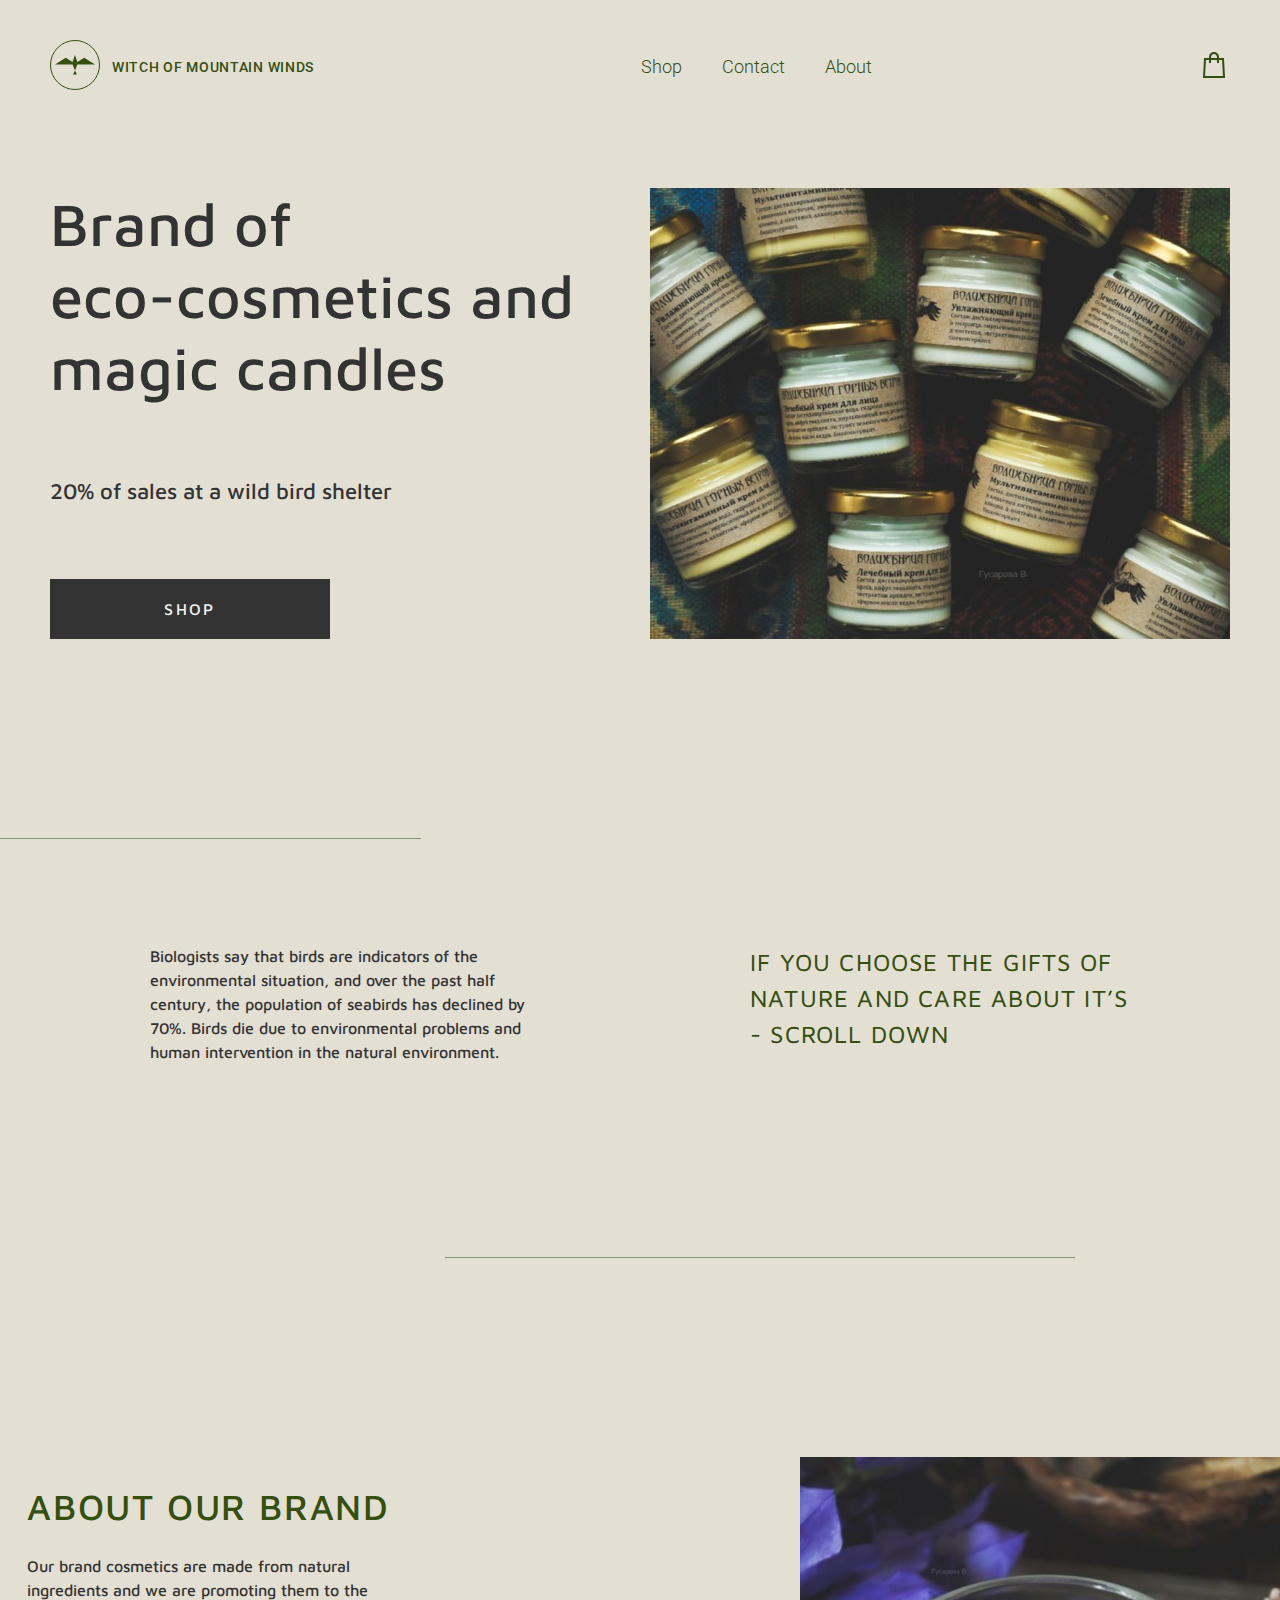
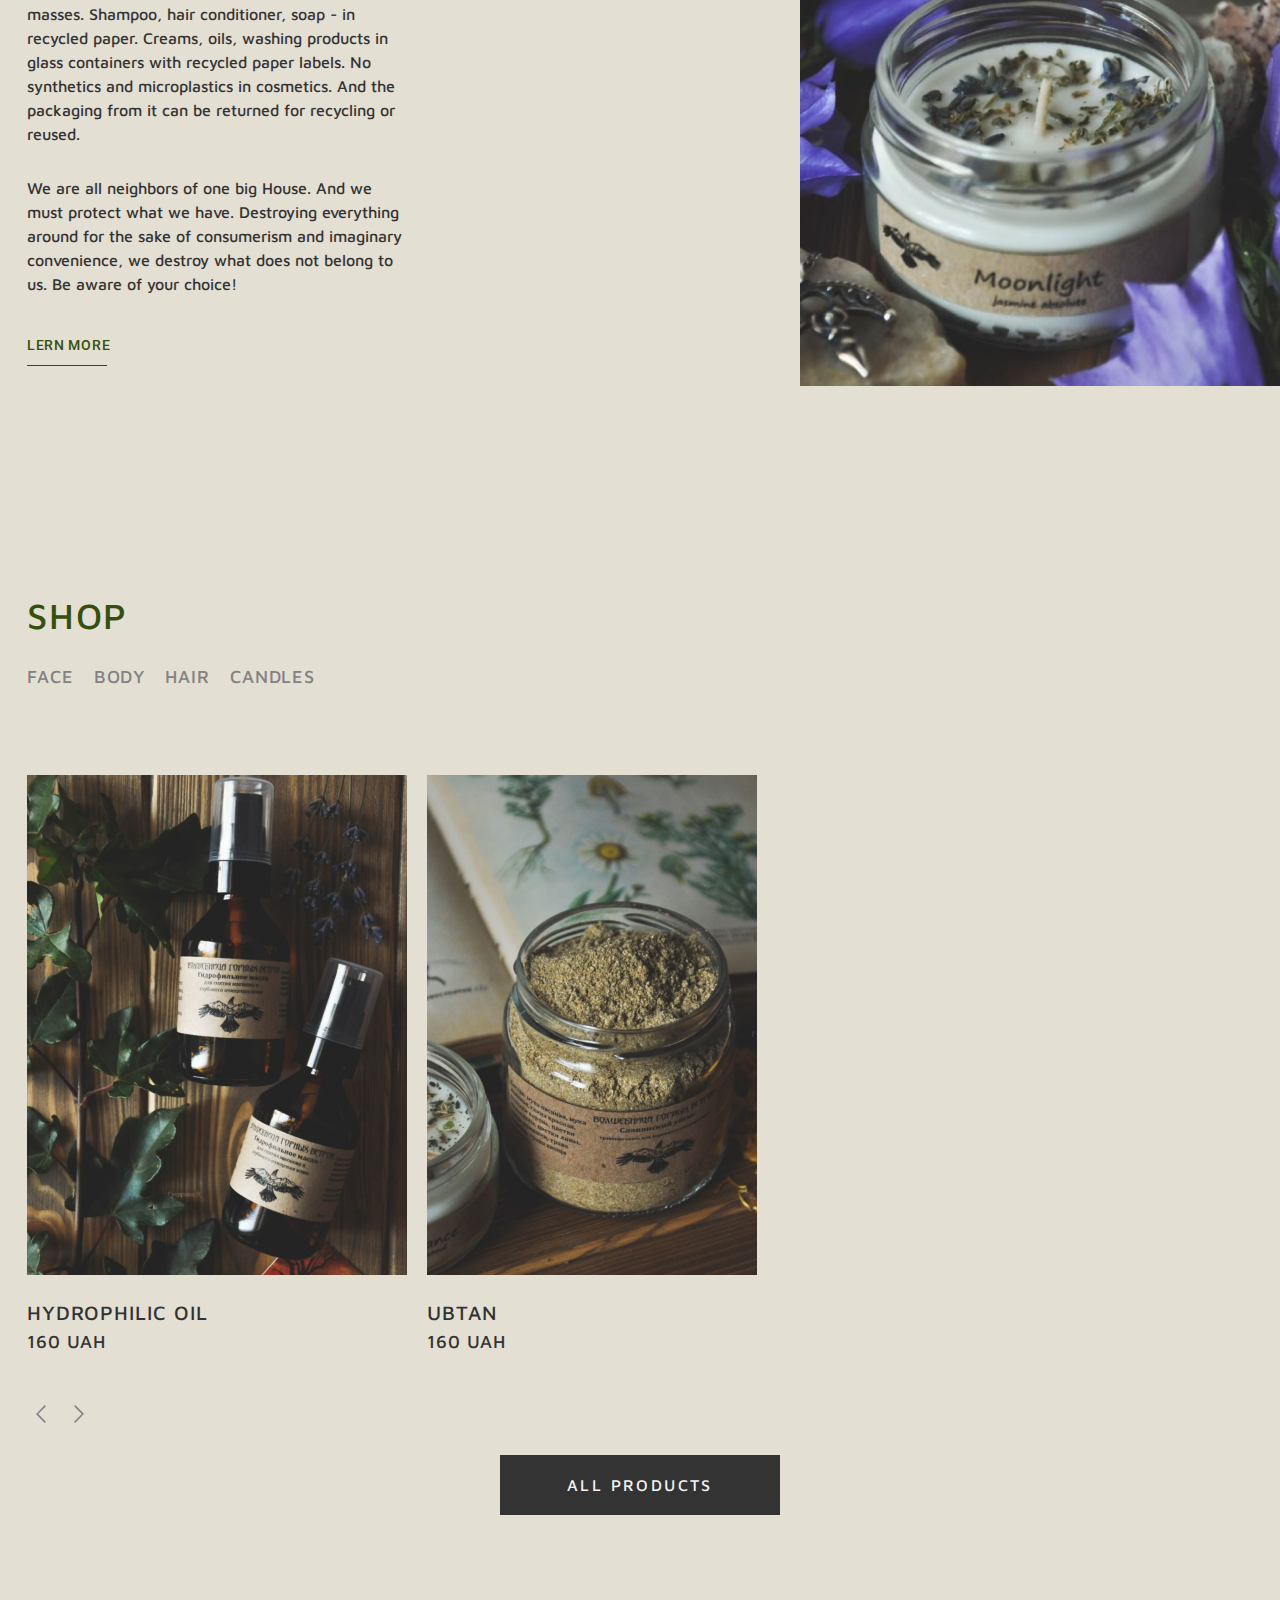
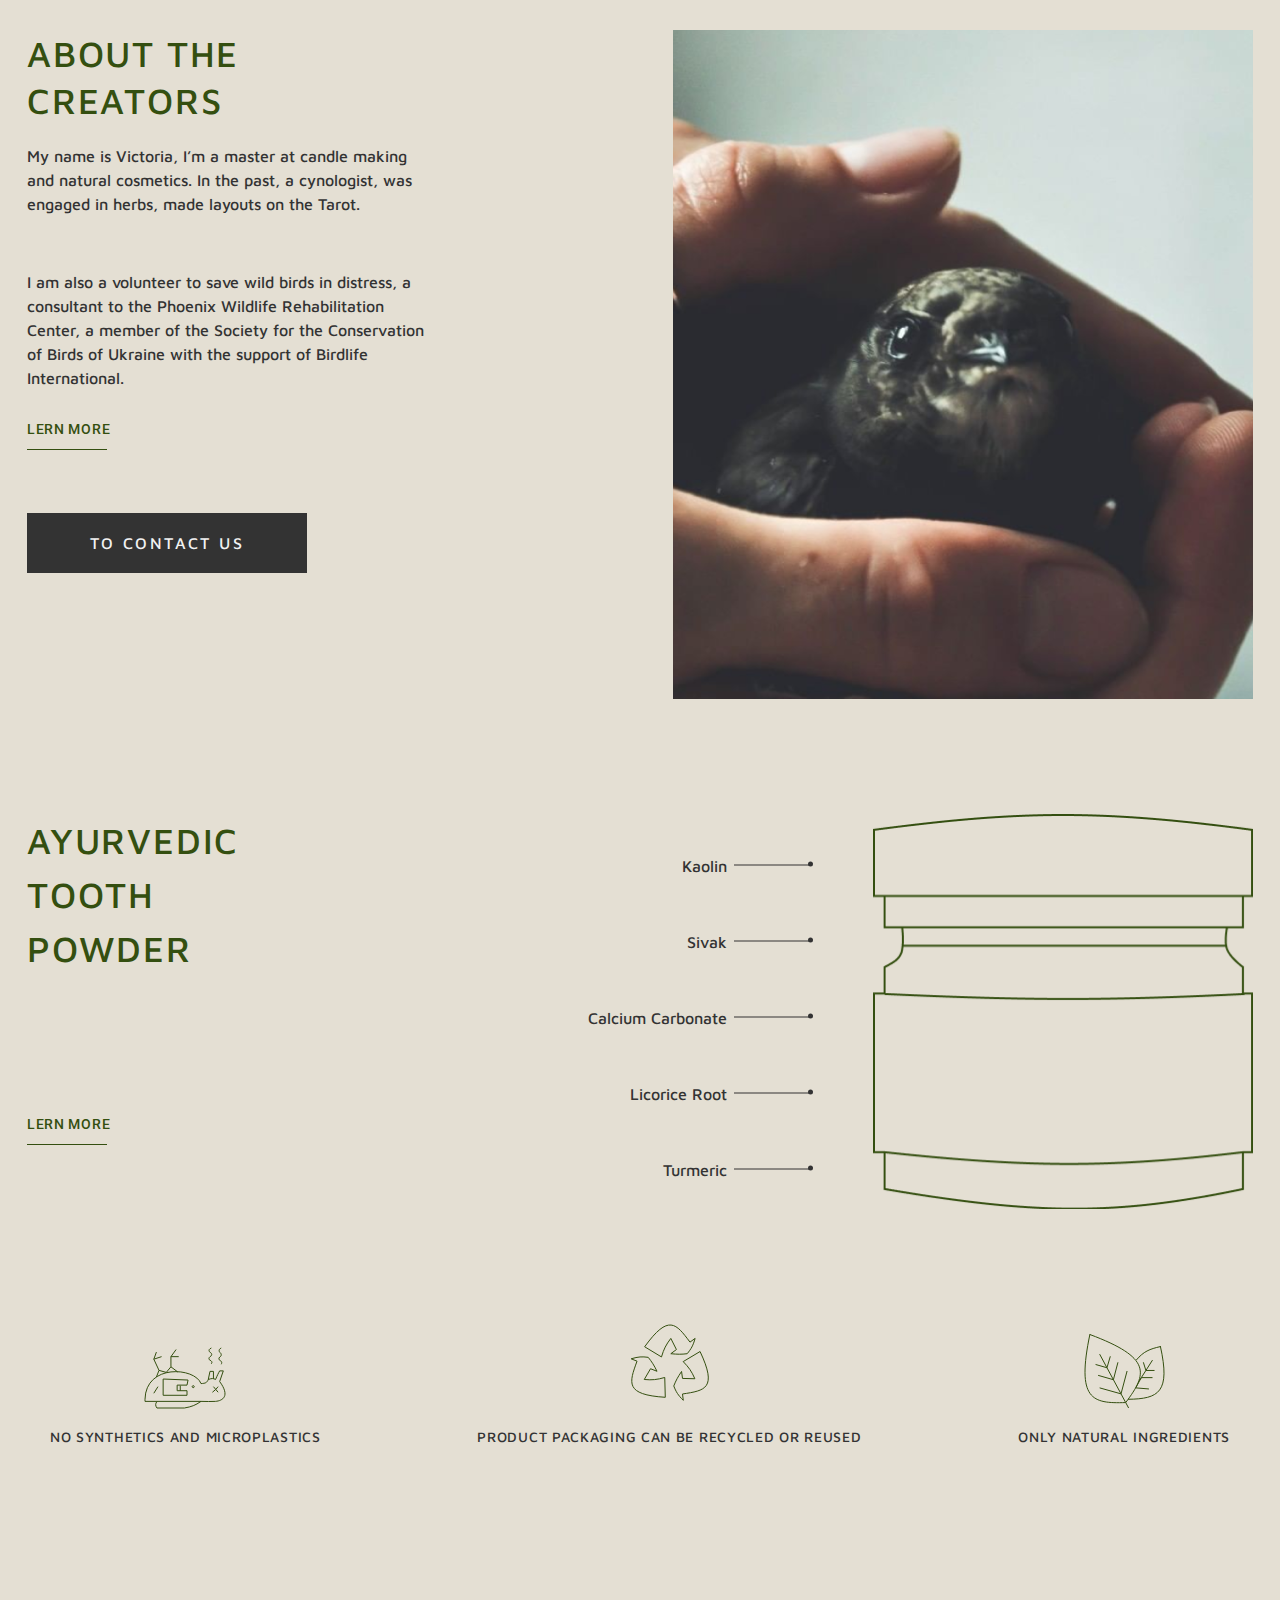
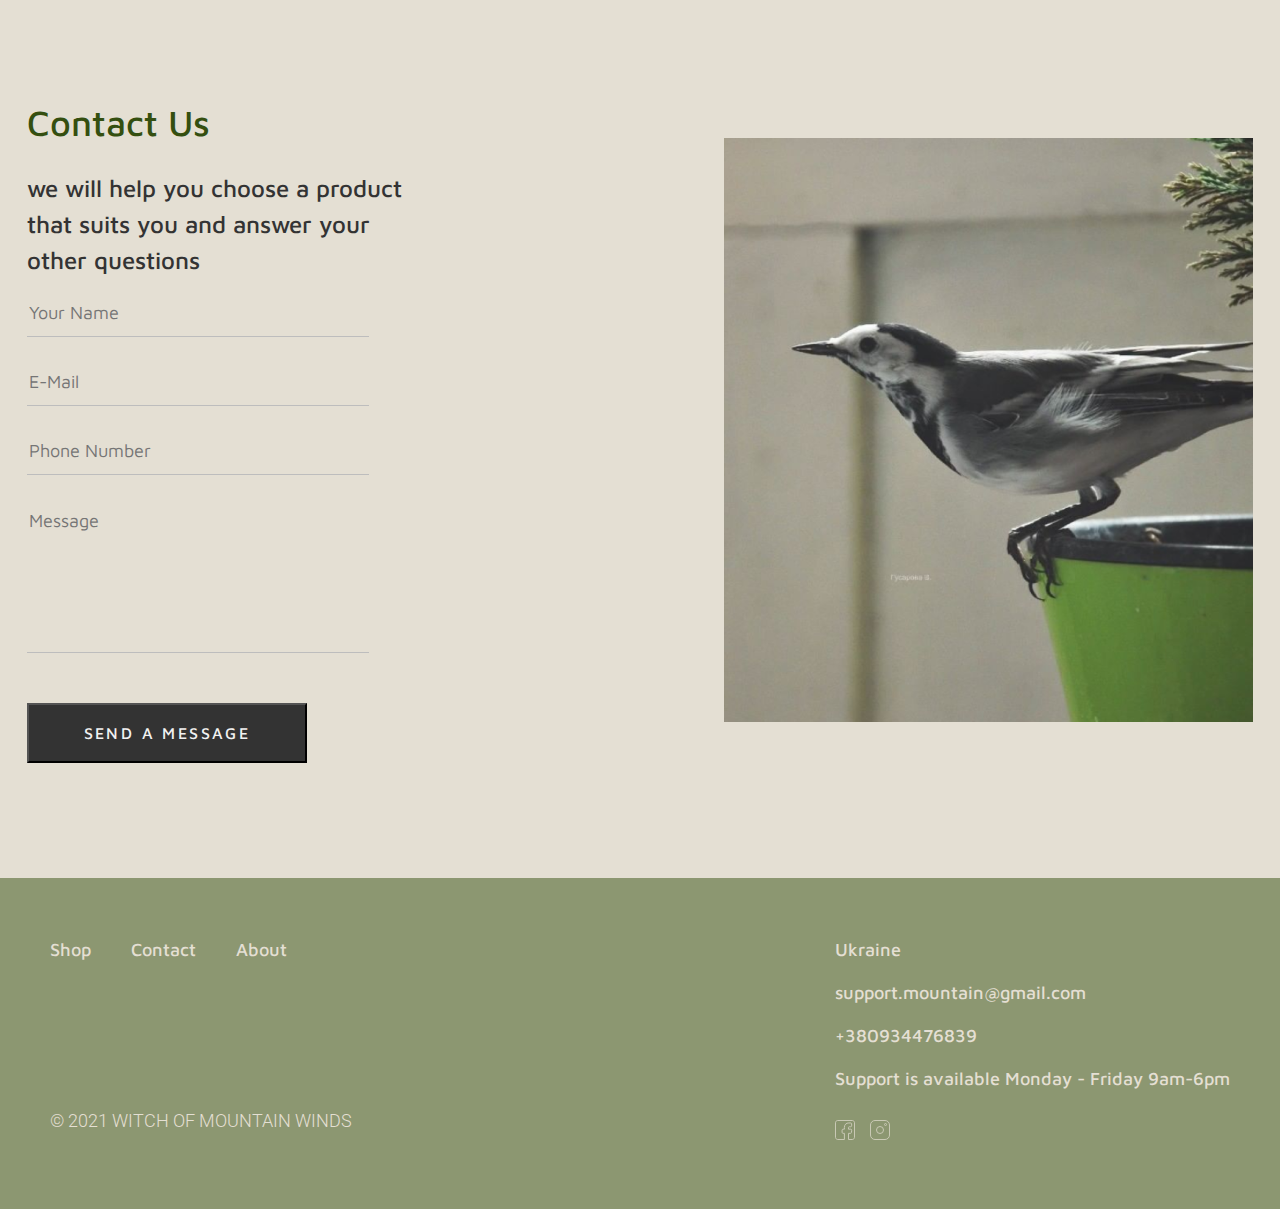
<file: index.html>
<!DOCTYPE html><html lang="en"><head><meta charset="UTF-8"><meta name="viewport" content="width=device-width, initial-scale=1.0"><title>Title</title><link rel="stylesheet" href="main.e0c156e1.css"></head><body>  <header class="header"> <div class="header__container"> <div class="header__menu"> <div href="#" class="header__burger"> </div> <div class="header__logo-wrap"> <a href="https://taras-hevko.github.io/Eco_cosmetics/"> <img src="header-logo.fbcb9152.svg" alt="logo" class="header__logo"> </a> <a href="https://taras-hevko.github.io/Eco_cosmetics/" class="header__logo-text"> witch of mountain winds </a> </div> <nav class="header__nav"> <a href="#shop" class="header__nav-link">Shop</a> <a href="#contact" class="header__nav-link">Contact</a> <a href="#about" class="header__nav-link">About</a> </nav> <a href="#shop" class="header__bag-link"> <img src="header-bag.ff2f4346.svg" alt="bag" class="header__bag"> </a> </div> <div class="header__body"> <div class="header__text"> <h1 class="header__title"> Brand of <br> eco-cosmetics and magic candles </h1> <p class="header__subtitle"> 20% of sales at a wild bird shelter </p> <div class="header__button-wrap"> <a href="#" class="header__button"> shop </a> </div> </div> <img src="header-p.b02b8611.png" alt="eco-cosmetics" class="header__photo"> </div> </div> </header> <main class="main">  <section class="hero"> <div class="hero__container"> <p class="hero__text"> Biologists say that birds are indicators of the environmental situation, and over the past half century, the population of seabirds has declined by 70%. Birds die due to environmental problems and human intervention in the natural environment. </p> <h2 class="hero__title"> if you choose the gifts of nature and care about it’s - scroll down </h2> </div> </section>  <section class="about" id="about"> <div class="about__container"> <p class="about__caption"> witch of mountain winds </p> <div class="about__wrap"> <div class="about__wrapping"> <div class="about__info"> <h2 class="about__title"> about our brand </h2> <p class="about__text"> Our brand cosmetics are made from natural ingredients and we are promoting them to the masses. Shampoo, hair conditioner, soap - in recycled paper. Creams, oils, washing products in glass containers with recycled paper labels. No synthetics and microplastics in cosmetics. And the packaging from it can be returned for recycling or reused. </p> <p class="about__subtext"> We are all neighbors of one big House. And we must protect what we have. Destroying everything around for the sake of consumerism and imaginary convenience, we destroy what does not belong to us. Be aware of your choice! </p> <a href="" class="about__link"> LERN MORE </a> </div> </div> <div class="about__wrapping-2"> <img src="about.fd4fc842.png" alt="moonlight" class="about__photo"> <img src="pre-about.99d431a9.png" alt="moonlight" class="about__pre-photo"> </div> </div> </div> </section>  <section class="shop" id="shop"> <div class="shop__container"> <p class="shop__caption"> shop </p> <h2 class="shop__title"> shop </h2> <ul class="shop__list"> <li class="shop__item"> <a href="" class="shop__item-link"> face </a> </li> <li class="shop__item"> <a href="" class="shop__item-link"> body </a> </li> <li class="shop__item"> <a href="" class="shop__item-link"> hair </a> </li> <li class="shop__item"> <a href="" class="shop__item-link"> candles </a> </li> </ul> <ul class="shop__cards"> <li class="shop__card"> <img src="shop-card-1.c0f5e13c.png" alt="Hydrophilic oil" class="shop__card-photo"> <h3 class="shop__card-name"> Hydrophilic oil </h3> <p class="shop__card-price"> 160 UAH </p> </li> <li class="shop__card shop__card--delete"> <img src="shop-card-2.2e58d43e.png" alt="Face cream" class="shop__card-photo"> <h3 class="shop__card-name"> Face cream </h3> <p class="shop__card-price"> 210 UAH </p> </li> <li class="shop__card shop__card--delete-2"> <img src="shop-card-3.85718c9c.png" alt="Ubtan" class="shop__card-photo"> <h3 class="shop__card-name"> ubtan </h3> <p class="shop__card-price"> 160 UAH </p> </li> </ul> <div class="shop__slider-wrap"> <div class="shop__slider"> </div> <div class="shop__slider-2"> </div> </div> <div class="shop__button"> <a href="#" class="shop__link"> all products </a> </div> </div> </section>  <section class="creators"> <div class="creators__container"> <p class="creators__caption"> about the creators </p> <div class="creators__article"> <h2 class="creators__title"> about the <br> creators </h2> <p class="creators__introduction"> My name is Victoria, I’m a master at candle making and natural cosmetics. In the past, a cynologist, was engaged in herbs, made layouts on the Tarot. </p> <p class="creators__main"> I am also a volunteer to save wild birds in distress, a consultant to the Phoenix Wildlife Rehabilitation Center, a member of the Society for the Conservation of Birds of Ukraine with the support of Birdlife International. </p> <p class="creators__end"> My husband and I live in the Carpathian region in the city of Chernivtsi. I dream of my center for the rehabilitation of wild birds, as it is very difficult to rescue birds in a rented communal apartment. </p> <a href="#" class="creators__link"> Lern More </a> <div class="creators__button-wrap"> <a href="#" class="creators__button"> to contact us </a> </div> </div> <img src="creators-photo.bfc9289d.png" alt="bird" class="creators__photo"> </div> </section>  <section class="ingredients"> <div class="ingredients__container"> <p class="ingredients__caption"> Ingredients </p> <div class="ingredients__article"> <h2 class="ingredients__title"> Ayurvedic Tooth <br> Powder </h2> <a href="#" class="ingredients__link"> Lern More </a> </div> <div class="ingredients__description"> <img src="Union.9d4a218e.png" alt="icon" class="ingredients__photo"> <ul class="ingredients__list"> <li class="ingredients__item">kaolin</li> <li class="ingredients__item">sivak</li> <li class="ingredients__item">calcium carbonate</li> <li class="ingredients__item">licorice root</li> <li class="ingredients__item">turmeric</li> </ul> </div> </div> </section>  <section class="eco"> <div class="eco__container"> <ul class="eco__list"> <li class="eco__item"> <img src="eco-1.598b330d.svg" alt="microplastics" class="eco__icon"> <p class="eco__text"> No synthetics and microplastics </p> </li> <li class="eco__item"> <img src="eco-2.3aed7b60.svg" alt="product packaging" class="eco__icon eco__icon--2"> <p class="eco__text"> product packaging can be recycled or reused </p> </li> <li class="eco__item"> <img src="eco-3.39d3bb9b.svg" alt="leaf" class="eco__icon eco__icon--3"> <p class="eco__text"> only natural ingredients </p> </li> </ul> </div> </section>  <section class="contact" id="contact"> <div class="contact__container"> <p class="contact__caption"> help </p> <form action="#" class="contact__form"> <h2 class="contact__title"> contact us </h2> <p class="contact__subtitle"> we will help you choose a product that suits you and answer your other questions </p> <div class="contact__inputs-wrap"> <input type="text" class="contact__input" placeholder="your name"> <input type="email" class="contact__input" placeholder="e-mail"> <input type="tel" class="contact__input" placeholder="phone number"> <textarea type="text" name="name" placeholder="Message" class="contact__input-message" required rows="5"></textarea> </div> <button type="reset" class="contact__button"> send a message </button> </form> <img src="contact-img.6355aedc.png" alt="bird" class="contact__photo"> </div> </section> </main>  <footer class="footer"> <div class="footer__container"> <div class="footer__nav-wrap"> <nav class="footer__nav"> <a href="#shop" class="footer__nav-link"> Shop </a> <a href="#contact" class="footer__nav-link"> Contact </a> <a href="#about" class="footer__nav-link"> About </a> </nav> <p class="footer__copyright"> &copy 2021 witch of mountain winds </p> </div> <div class="footer__info"> <a href="https://www.google.com.ua/maps/place/%D0%A3%D0%BA%D1%80%D0%B0%D0%B8%D0%BD%D0%B0/@48.3177492,28.9367736,7z/data=!3m1!4b1!4m5!3m4!1s0x40d1d9c154700e8f:0x1068488f64010!8m2!3d48.379433!4d31.1655799?hl=ru" class="footer__info-item" rel="noopener" target="_blank"> Ukraine </a> <a href="mailto:support.mountain@gmail.com" class="footer__info-item"> support.mountain@gmail.com </a> <a href="tel:+380934476839" class="footer__info-item"> +380934476839 </a> <a href="#" class="footer__info-item"> Support is available Monday - Friday 9am-6pm </a> <div class="footer__icon-wrap"> <a href="https://www.facebook.com/" class="footer__icon-link" rel="noopener" target="_blank"> <img src="facebook.97da6f41.svg" alt="icon" class="footer__icon"> </a> <a href="https://www.instagram.com/" class="footer__icon-link" rel="noopener" target="_blank"> <img src="instagram.57141b33.svg" alt="icon" class="footer__icon"> </a> </div> </div> </div> </footer> <script type="text/javascript" src="main.0ae17d51.js"></script> </body></html>
</file>
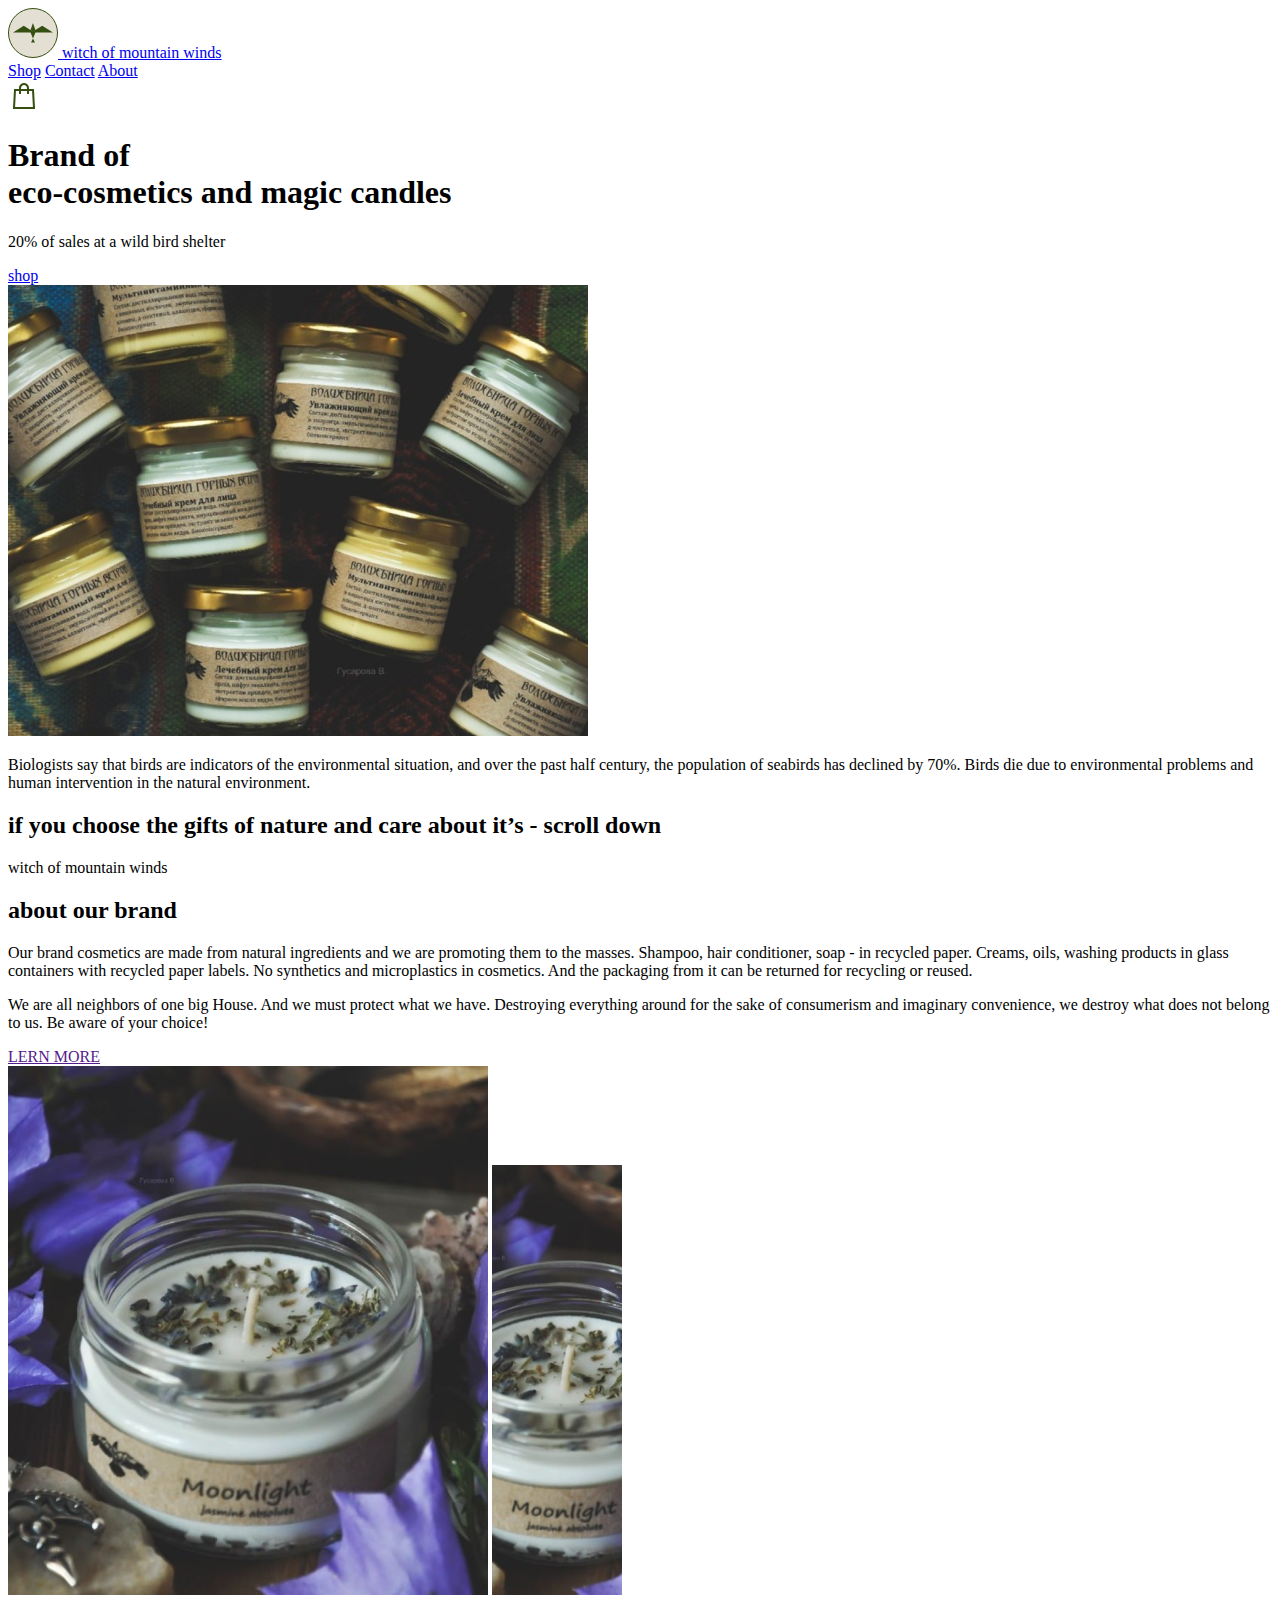
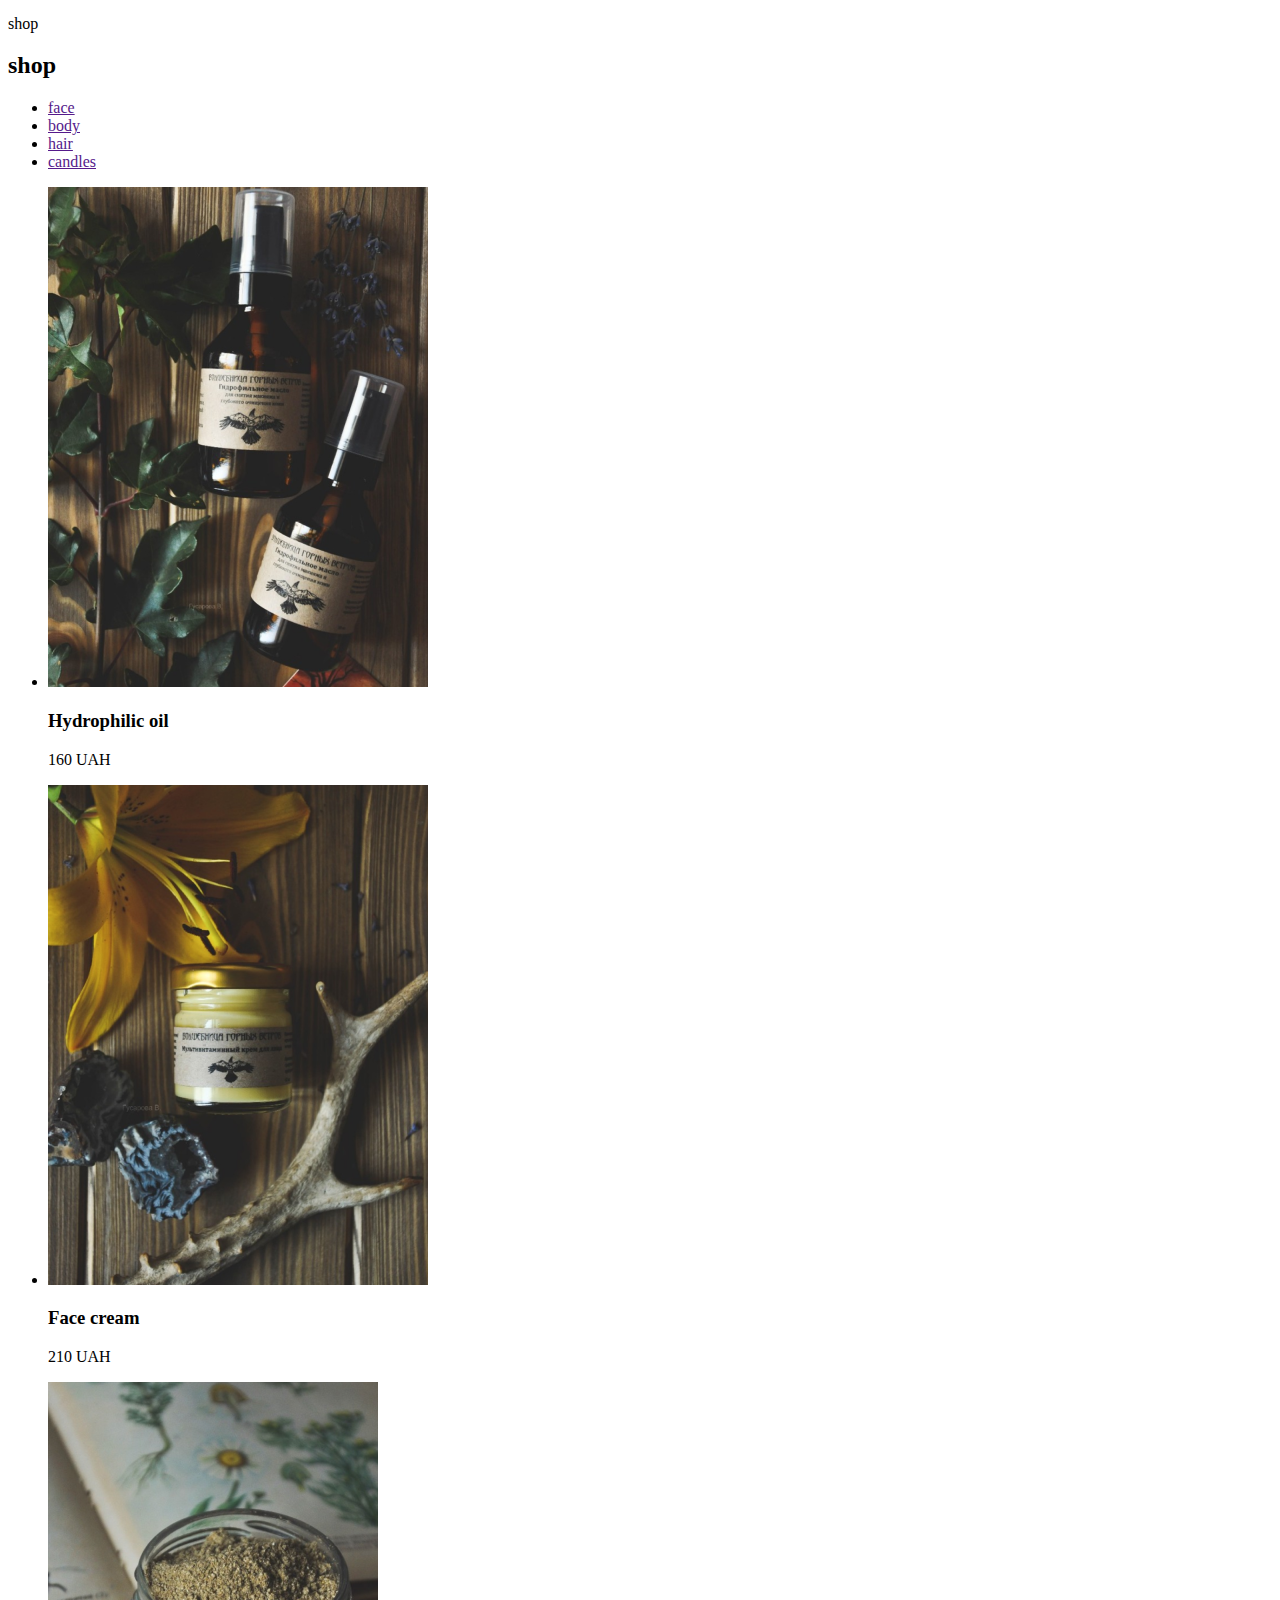
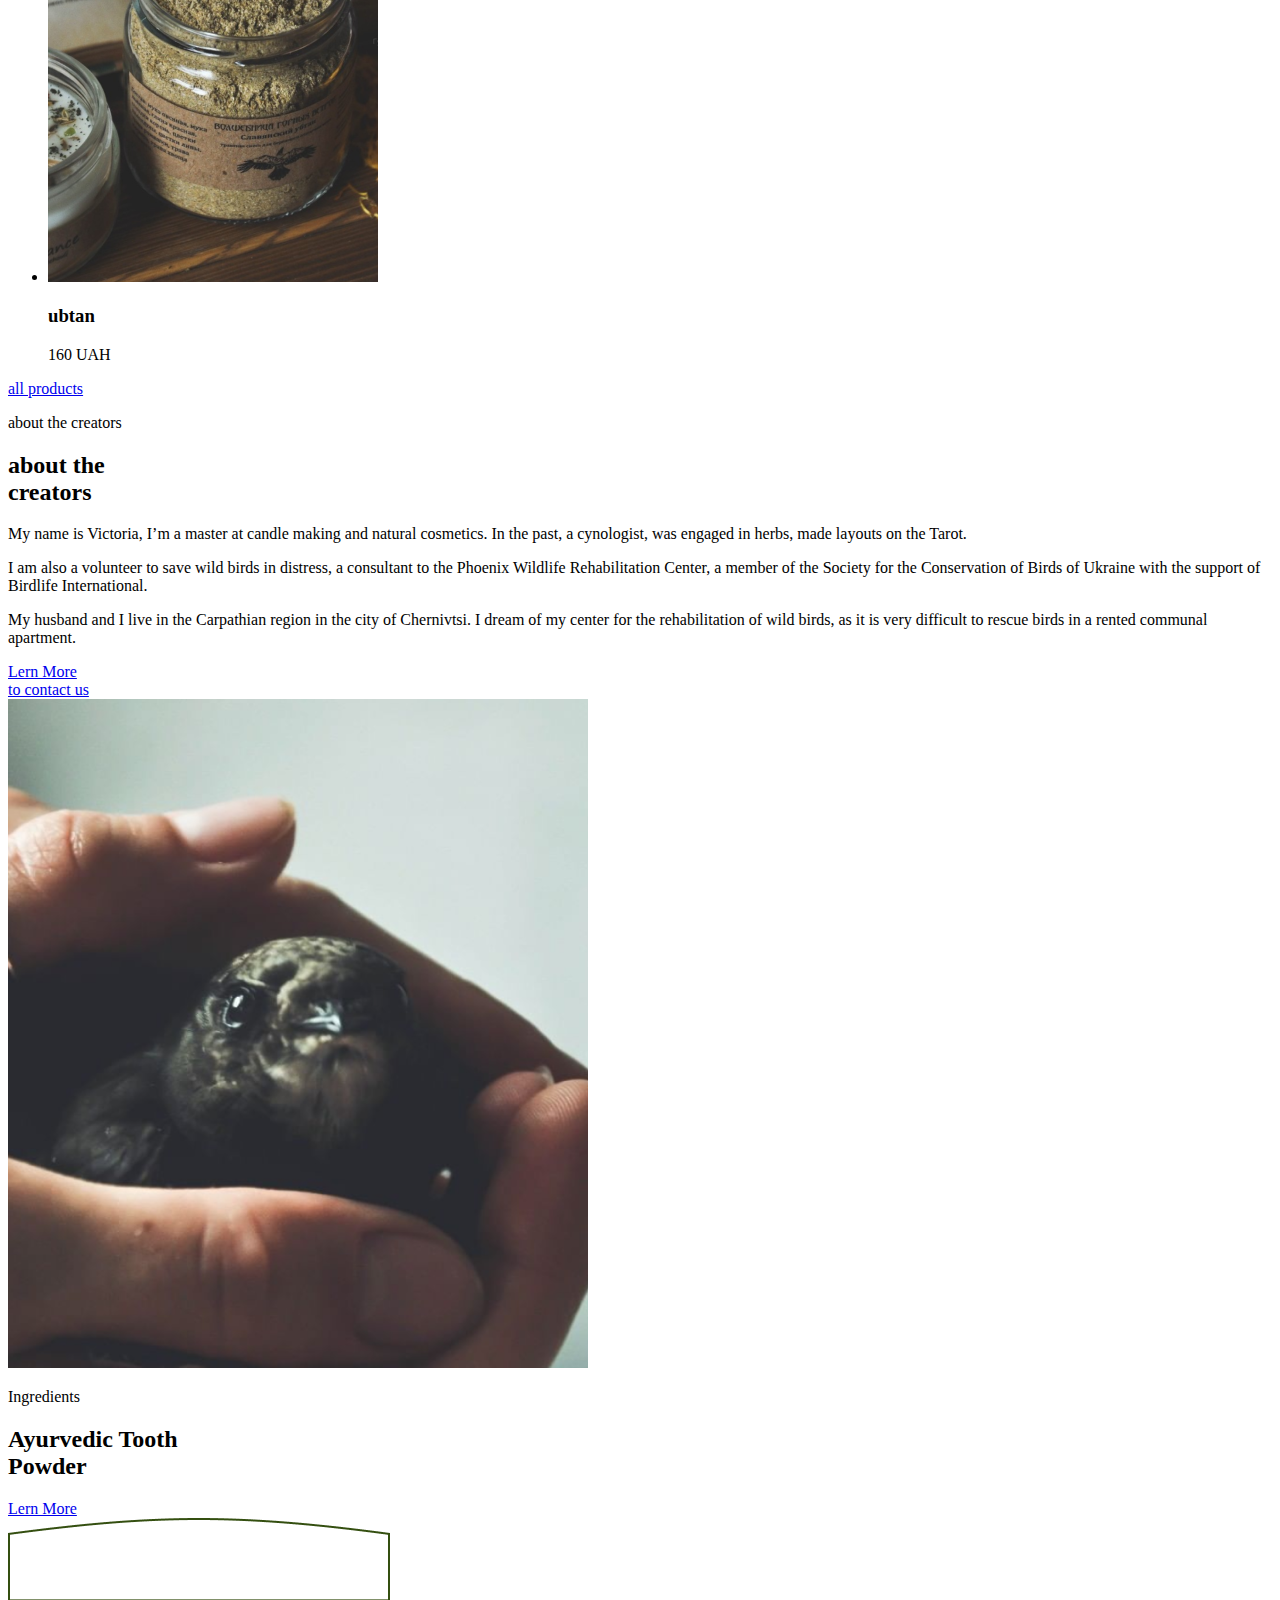
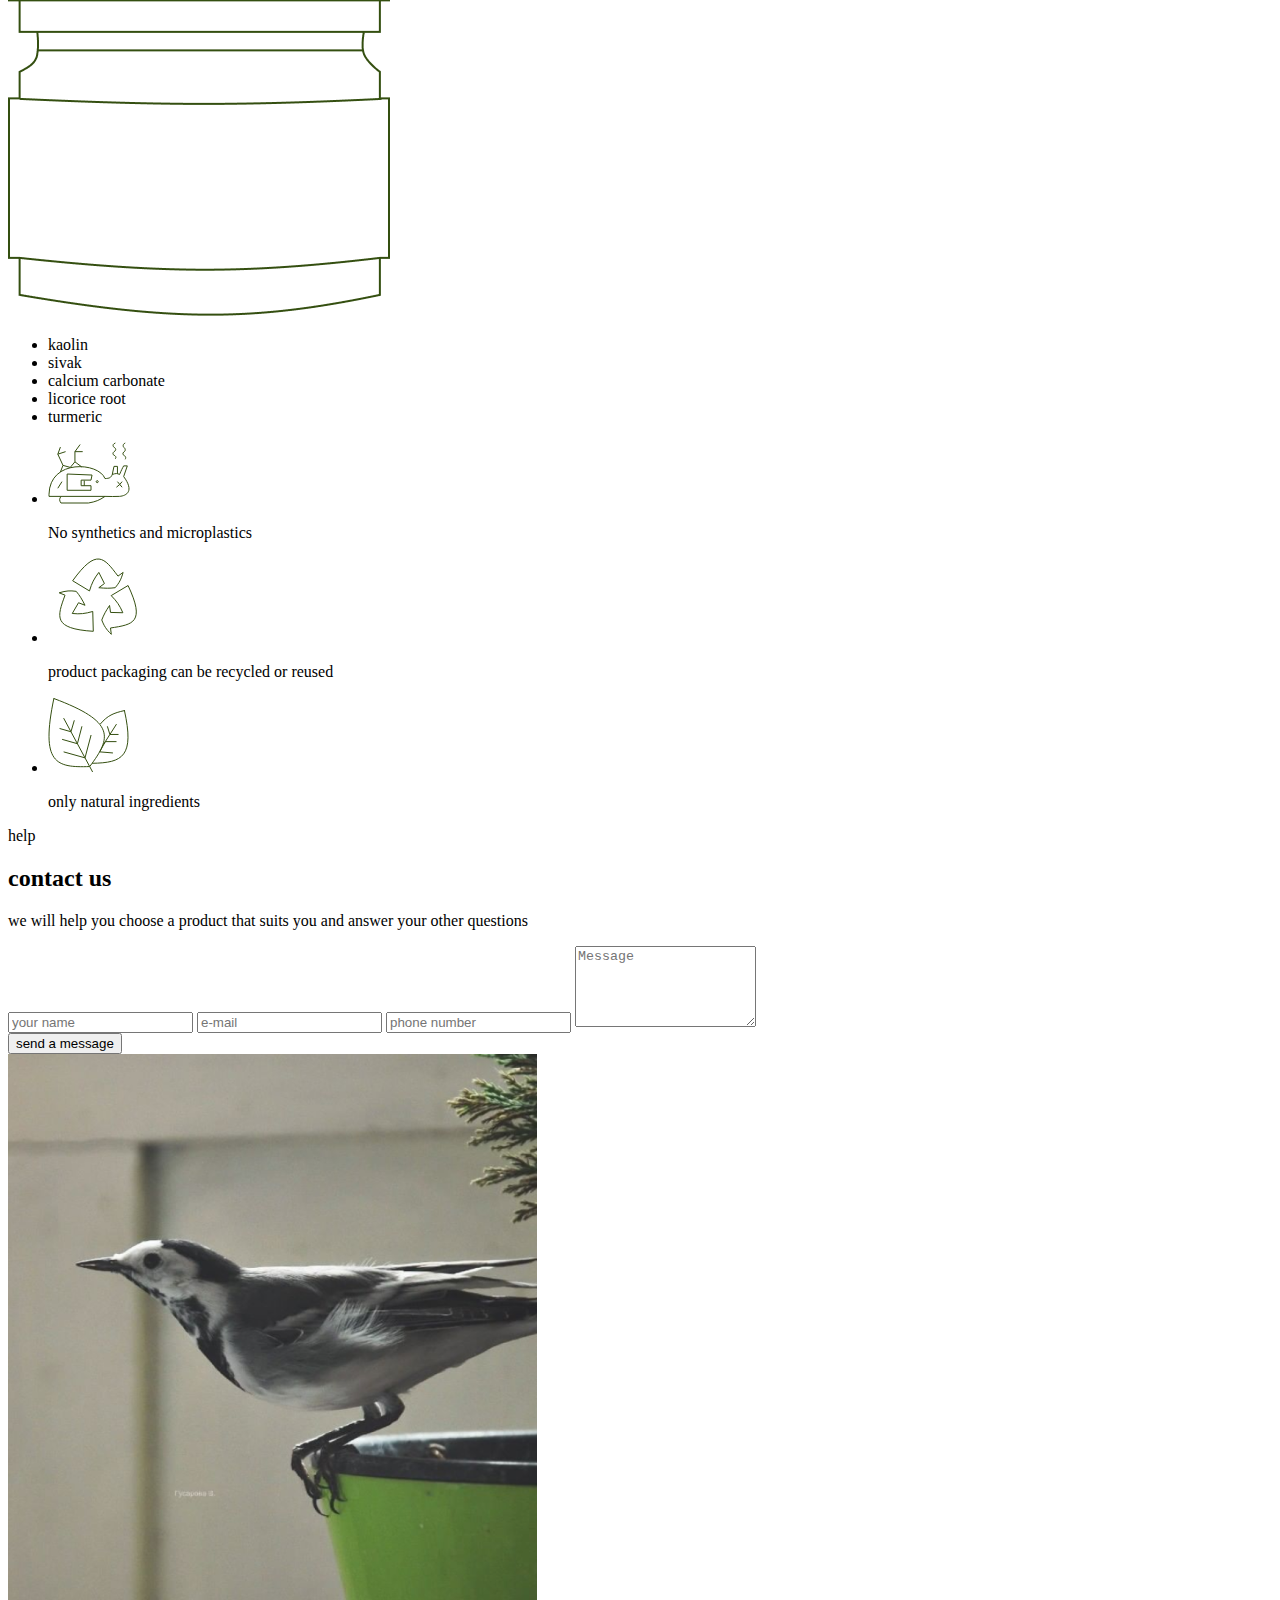
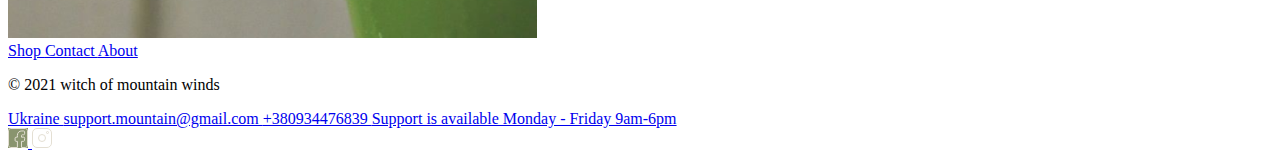
<file: src/index.html>
<!DOCTYPE html>
<html lang="en">
  <head>
    <meta charset="UTF-8">
    <meta name="viewport" content="width=device-width, initial-scale=1.0">
    <title>Title</title>
    <link rel="stylesheet" href="./styles/main.scss">
  </head>
  <body>
    <!-- HEADER  -->
    <header class="header">
      <div class="header__container">
        <div class="header__menu">
          <div href="#" class="header__burger">
          </div>
          <div class="header__logo-wrap">
            <a href="https://taras-hevko.github.io/Eco_cosmetics/">
              <img
                src="./images/header-logo.svg"
                alt="logo"
                class="header__logo"
              >
            </a>
            <a href="https://taras-hevko.github.io/Eco_cosmetics/" class="header__logo-text">
              witch of mountain winds
            </a>
          </div>
          <nav class="header__nav">
            <a href="#shop" class="header__nav-link">Shop</a>
            <a href="#contact" class="header__nav-link">Contact</a>
            <a href="#about" class="header__nav-link">About</a>
          </nav>
          <a href="#shop" class="header__bag-link">
            <img
              src="./images/header-bag.svg"
              alt="bag"
              class="header__bag"
            >
          </a>
        </div>
        <div class="header__body">
          <div class="header__text">
            <h1 class="header__title">
              Brand of <br> eco-cosmetics and magic candles
            </h1>
            <p class="header__subtitle">
              20% of sales at a wild bird shelter
            </p>
            <div class="header__button-wrap">
              <a href="#" class="header__button">
                shop
              </a>
            </div>
          </div>
          <img
            src="./images/header-p.png"
            alt="eco-cosmetics"
            class="header__photo"
          >
        </div>
      </div>
    </header>
    <main class="main">
      <!-- HERO  -->
      <section class="hero">
        <div class="hero__container">
          <p class="hero__text">
            Biologists say that birds are indicators of the environmental situation, and over the past half century, the population of seabirds has declined by 70%. Birds die due to environmental problems and human intervention in the natural environment.
          </p>
          <h2 class="hero__title">
            if you choose the gifts of nature and care about it’s - scroll down
          </h2>
        </div>
      </section>
      <!-- ABOUT  -->
      <section class="about" id="about">
        <div class="about__container">
          <p class="about__caption">
            witch of mountain winds
          </p>
          <div class="about__wrap">
            <div class="about__wrapping">
              <div class="about__info">
                <h2 class="about__title">
                  about our brand
                </h2>
                <p class="about__text">
                  Our brand cosmetics are made from natural ingredients and we are promoting them to the masses. Shampoo, hair conditioner, soap - in recycled paper. Creams, oils, washing products in glass containers with recycled paper labels. No synthetics and microplastics in cosmetics. And the packaging from it can be returned for recycling or reused.
                </p>
                <p class="about__subtext">
                  We are all neighbors of one big House. And we must protect what we have. Destroying everything around for the sake of consumerism and imaginary convenience, we destroy what does not belong to us. Be aware of your choice!
                </p>
                <a href="" class="about__link">
                  LERN MORE
                </a>
              </div>
            </div>
            <div class="about__wrapping-2">
              <img
              src="./images/about.png"
              alt="moonlight"
              class="about__photo"
              >
              <img
                src="./images/pre-about.png"
                alt="moonlight"
                class="about__pre-photo"
              >
            </div>
          </div>
        </div>
      </section>
      <!-- SHOOOP  -->
      <section class="shop" id="shop">
        <div class="shop__container">
          <p class="shop__caption">
            shop
          </p>
          <h2 class="shop__title">
            shop
          </h2>
          <ul class="shop__list">
            <li class="shop__item">
              <a href="" class="shop__item-link">
                face
              </a>
            </li>
            <li class="shop__item">
              <a href="" class="shop__item-link">
                body
              </a>
            </li>
            <li class="shop__item">
              <a href="" class="shop__item-link">
                hair
              </a>
            </li>
            <li class="shop__item">
              <a href="" class="shop__item-link">
                candles
              </a>
            </li>
          </ul>
          <ul class="shop__cards">
            <li class="shop__card">
              <img
                src="./images/shop-card-1.png"
                alt="Hydrophilic oil"
                class="shop__card-photo"
              >
              <h3 class="shop__card-name">
                Hydrophilic oil
              </h3>
              <p class="shop__card-price">
                160 UAH
              </p>
            </li>
            <li class="shop__card shop__card--delete">
              <img
                src="./images/shop-card-2.png"
                alt="Face cream"
                class="shop__card-photo"
              >
              <h3 class="shop__card-name">
                Face cream
              </h3>
              <p class="shop__card-price">
                210 UAH
              </p>
            </li>
            <li class="shop__card shop__card--delete-2">
              <img
                src="./images/shop-card-3.png"
                alt="Ubtan"
                class="shop__card-photo"
              >
              <h3 class="shop__card-name">
                ubtan
              </h3>
              <p class="shop__card-price">
                160 UAH
              </p>
            </li>
          </ul>
          <div class="shop__slider-wrap">
            <div class="shop__slider">

            </div>
            <div class="shop__slider-2">

            </div>
          </div>
          <div class="shop__button">
            <a href="#" class="shop__link">
              all products
            </a>
          </div>
        </div>
      </section>
      <!-- CREATORS  -->
      <section class="creators">
        <div class="creators__container">
          <p class="creators__caption">
            about the creators
          </p>
          <div class="creators__article">
            <h2 class="creators__title">
              about the <br> creators
            </h2>
            <p class="creators__introduction">
              My name is Victoria, I’m a master at candle making and natural cosmetics. In the past, a cynologist, was engaged in herbs, made layouts on the Tarot.
            </p>
            <p class="creators__main">
              I am also a volunteer to save wild birds in distress, a consultant to the Phoenix Wildlife Rehabilitation Center, a member of the Society for the Conservation of Birds of Ukraine with the support of Birdlife International.
            </p>
            <p class="creators__end">
              My husband and I live in the Carpathian region in the city of Chernivtsi. I dream of my center for the rehabilitation of wild birds, as it is very difficult to rescue birds in a rented communal apartment.
            </p>
            <a href="#" class="creators__link">
              Lern More
            </a>
            <div class="creators__button-wrap">
              <a href="#" class="creators__button">
                to contact us
              </a>
            </div>
          </div>
          <img
            src="./images/creators-photo.png"
            alt="bird"
            class="creators__photo"
          >
        </div>
      </section>
      <!-- Ingredients  -->
      <section class="ingredients">
        <div class="ingredients__container">
          <p class="ingredients__caption">
            Ingredients
          </p>
          <div class="ingredients__article">
            <h2 class="ingredients__title">
              Ayurvedic Tooth <br> Powder
            </h2>
            <a href="#" class="ingredients__link">
              Lern More
            </a>
          </div>
          <div class="ingredients__description">
            <img
              src="./images/Union.png"
              alt="icon"
              class="ingredients__photo"
            >
            <ul class="ingredients__list">
              <li class="ingredients__item">kaolin</li>
              <li class="ingredients__item">sivak</li>
              <li class="ingredients__item">calcium carbonate</li>
              <li class="ingredients__item">licorice root</li>
              <li class="ingredients__item">turmeric</li>
            </ul>
          </div>
        </div>
      </section>
      <!-- ECOOOOO  -->
      <section class="eco">
        <div class="eco__container">
          <ul class="eco__list">
            <li class="eco__item">
              <img
                src="./images/eco-1.svg"
                alt="microplastics"
                class="eco__icon"
              >
              <p class="eco__text">
                No synthetics and microplastics
              </p>
            </li>
            <li class="eco__item">
              <img
                src="./images/eco-2.svg"
                alt="product packaging"
                class="eco__icon eco__icon--2"
              >
              <p class="eco__text">
                product packaging can be recycled or reused
              </p>
            </li>
            <li class="eco__item">
              <img
                src="./images/eco-3.svg"
                alt="leaf"
                class="eco__icon eco__icon--3"
              >
              <p class="eco__text">
                only natural ingredients
              </p>
            </li>
          </ul>
        </div>
      </section>
      <!-- CONTACT  -->
      <section class="contact" id="contact">
        <div class="contact__container">
          <p class="contact__caption">
            help
          </p>
          <form action="#" class="contact__form">
            <h2 class="contact__title">
              contact us
            </h2>
            <p class="contact__subtitle">
              we will help you choose a product that suits you and answer your other questions
            </p>
            <div class="contact__inputs-wrap">
              <input
              type="text"
              class="contact__input"
              placeholder="your name"
            >
              <input
                type="email"
                class="contact__input"
                placeholder="e-mail"
              >
              <input
                type="tel"
                class="contact__input"
                placeholder="phone number"
              >
              <textarea
              type="text"
              name="name"
              placeholder="Message"
              class="contact__input-message"
              required
              rows="5"
             ></textarea>
            </div>
            <button type="reset" class="contact__button">
              send a message
            </button>
          </form>
          <img
            src="./images/contact-img.png"
            alt="bird"
            class="contact__photo"
          >
        </div>
      </section>
    </main>
    <!-- FOOTER  -->
    <footer class="footer">
      <div class="footer__container">
        <div class="footer__nav-wrap">
          <nav class="footer__nav">
            <a href="#shop" class="footer__nav-link">
              Shop
            </a>
            <a href="#contact" class="footer__nav-link">
              Contact
            </a>
            <a href="#about" class="footer__nav-link">
              About
            </a>
          </nav>
          <p class="footer__copyright">
            &copy 2021 witch of mountain winds
          </p>
        </div>
        <div class="footer__info">
          <a
            href="https://www.google.com.ua/maps/place/%D0%A3%D0%BA%D1%80%D0%B0%D0%B8%D0%BD%D0%B0/@48.3177492,28.9367736,7z/data=!3m1!4b1!4m5!3m4!1s0x40d1d9c154700e8f:0x1068488f64010!8m2!3d48.379433!4d31.1655799?hl=ru"
            class="footer__info-item"
            rel="noopener"
            target="_blank"
          >
            Ukraine
          </a>
          <a href="mailto:support.mountain@gmail.com" class="footer__info-item">
            support.mountain@gmail.com
          </a>
          <a href="tel:+380934476839" class="footer__info-item">
            +380934476839
          </a>
          <a href="#" class="footer__info-item">
            Support is available Monday - Friday 9am-6pm
          </a>
          <div class="footer__icon-wrap">
            <a
              href="https://www.facebook.com/"
              class="footer__icon-link"
              rel="noopener"
              target="_blank"
            >
              <img
                src="./images/facebook.svg"
                alt="icon"
                class="footer__icon"
              >
            </a>
            <a
              href="https://www.instagram.com/"
              class="footer__icon-link"
              rel="noopener"
              target="_blank"
            >
              <img
                src="./images/instagram.svg"
                alt="icon"
                class="footer__icon"
              >
            </a>
          </div>
        </div>
      </div>
    </footer>
    <script type="text/javascript" src="scripts/main.js"></script>
  </body>
</html>
</file>
<file: main.e0c156e1.css>
@import url("https://fonts.googleapis.com/css2?family=Maven+Pro:wght@400;500;700&family=Roboto:wght@400;500;700&display=swap");*{box-sizing:border-box;scroll-behavior:smooth}html{font-family:Maven Pro,sans-serif;font-style:normal;font-weight:500}body{margin:0 auto;background-color:#e4dfd3}h1,h2,h3,p{margin:0}.header{padding:40px 50px 0;display:flex;justify-content:center;align-items:center;position:relative}.header__container{margin:0 auto;max-width:1280px;width:100%}.header__menu{display:flex;justify-content:space-between;align-items:center;margin-bottom:95px}.header__burger{display:none;opacity:0;width:20px;height:13px;background-image:url(burger.f4f8c269.svg);background-size:cover;background-position:50%;background-repeat:no-repeat;cursor:pointer}.header__logo-wrap{display:flex;align-items:center;gap:12px}.header__logo{width:50px;height:50px}.header__logo-text{font-family:Roboto,sans-serif;font-size:14px;line-height:18px;text-decoration:none;text-transform:uppercase;letter-spacing:.05em;color:#344f10}.header__nav{display:flex;justify-content:center;align-items:center}.header__nav-link{font-family:Roboto,sans-serif;font-size:18px;font-weight:300;line-height:23px;text-decoration:none;text-align:center;color:#344f10;transition:opacity .2s linear,transform .1s linear;margin-right:40px}.header__nav-link:last-child{margin-right:0}.header__nav-link:hover{opacity:.6}.header__body{display:flex;justify-content:space-between;position:relative;padding-bottom:200px}.header__body:after{content:" ";position:absolute;bottom:0;transform:translate(-30%);width:530px;height:1px;background:rgba(52,79,16,.5)}.header__text{display:flex;flex-direction:column;justify-content:space-between;gap:20px;margin-right:30px}.header__title{font-size:60px;line-height:72px}.header__subtitle,.header__title{font-style:normal;font-weight:500;color:#333}.header__subtitle{font-size:22px;line-height:29px}.header__button{font-size:16px;line-height:21px;text-align:center;letter-spacing:.15em;text-transform:uppercase;text-decoration:none;color:#f2f2f2}.header__button-wrap{display:flex;justify-content:center;align-items:center;width:280px;height:60px;background-color:#333;cursor:pointer;transition:.3s linear}.header__button-wrap:hover{border:1px solid #333;background-color:#e4dfd3}.header__button-wrap:hover .header__button{color:#333}@media (min-width:581px) and (max-width:978px){.header{padding:23px 27px 0}.header__menu{display:flex;justify-content:space-between;align-items:center;max-height:30px;margin-bottom:30px}.header__burger{display:block;opacity:1;z-index:5}.header__burger--active{width:14px;height:14px;background-image:url(burger-close.7dcf7e70.svg);background-size:cover;background-position:50%;background-repeat:no-repeat;cursor:pointer}.header__logo-text{display:none}.header__bag,.header__logo{display:block;width:24px;height:24px}.header__nav{display:flex;flex-direction:column;justify-content:flex-start;padding:143px 27px 0;position:absolute;top:0;left:0;right:0;transform:translateX(-150vh);transition:transform .5s linear}.header__nav--active{background-color:#333;height:100vh;z-index:3;transform:translateX(0)}.header__nav-link{color:#e4dfd3;z-index:4;margin-right:0;padding-bottom:10px;border-bottom:1px solid #828282;width:100%;margin-bottom:50px}.header__nav-link:hover{opacity:.6}.header__body{flex-direction:column-reverse;padding:0}.header__body:after{display:none}.header__text{text-align:center;margin-right:0}.header__title{font-size:36px;line-height:47px;margin-bottom:20px}.header__subtitle{font-size:18px;line-height:27px;margin-bottom:57px}.header__photo{display:flex;margin-bottom:50px}.header__button-wrap,.header__photo{align-self:center}}@media (max-width:580px){.header{padding:15px 21px 0}.header__menu{display:flex;justify-content:space-between;align-items:center;max-height:30px;margin-bottom:12px}.header__burger{display:block;opacity:1;z-index:5}.header__burger--active{width:14px;height:14px;background-image:url(burger-close.7dcf7e70.svg);background-size:cover;background-position:50%;background-repeat:no-repeat;cursor:pointer}.header__logo-text{display:none}.header__bag,.header__logo{display:block;width:24px;height:24px}.header__nav{display:flex;flex-direction:column;justify-content:flex-start;padding:143px 27px 0;position:absolute;top:0;left:0;right:0;transform:translateX(-120vh);transition:transform .5s linear}.header__nav--active{background-color:#333;height:100vh;z-index:3;transform:translateX(0)}.header__nav-link{color:#e4dfd3;z-index:4;margin-right:0;padding-bottom:10px;border-bottom:1px solid #828282;width:100%;margin-bottom:50px}.header__nav-link:hover{opacity:.6}.header__body{flex-direction:column-reverse;padding:0}.header__body:after{display:none}.header__text{text-align:center;margin-right:0}.header__title{font-style:normal;font-weight:400;font-size:24px;line-height:31px;text-align:center;margin-bottom:12px}.header__subtitle{font-weight:400;font-size:18px;line-height:27px;margin-bottom:46px}.header__photo{display:flex;min-width:320px;width:100%;padding:0;margin-bottom:25px}.header__button-wrap,.header__photo{align-self:center}}.hero{position:relative;display:flex;flex-direction:column;justify-content:center;align-items:center;padding:105px 150px}.hero__container{display:flex;justify-content:space-between;align-items:flex-start;max-width:1280px;width:100%}.hero__text{font-weight:500;font-size:16px;line-height:24px;color:#333;height:120px}.hero__text,.hero__title{display:block;font-style:normal;max-width:380px}.hero__title{font-weight:440;font-size:24px;line-height:36px;padding-bottom:100px;letter-spacing:.05em;text-transform:uppercase;color:#344f10}@media (min-width:900px) and (max-width:1080px){.hero{padding:105px 50px}}@media (min-width:451px) and (max-width:899px){.hero{padding:105px 0}.hero__container{justify-content:center;align-items:center;text-align:center}.hero__text{display:none}.hero__title{text-align:center;padding:0;font-size:18px;line-height:27px;max-width:280px;letter-spacing:.05em;text-transform:uppercase}}@media (max-width:450px){.hero{padding:60px 20px}.hero__container{text-align:center}.hero__article,.hero__container{justify-content:center;align-items:center}.hero__text{display:none}.hero__title{text-align:start;padding:0;font-size:18px;line-height:27px;max-width:280px;letter-spacing:.05em;text-transform:uppercase}}.about{position:relative;display:flex;justify-content:center;padding:200px 150px}.about:before{content:" ";height:1px;width:630px;position:absolute;top:0;right:16%;background:rgba(52,79,16,.5)}.about__container{max-width:1280px;width:100%}.about__caption{display:block;font-family:Roboto,sans-serif;font-size:14px;line-height:18px;text-transform:uppercase;text-align:center;letter-spacing:.05em;position:absolute;top:0;left:0;color:rgba(52,79,16,.5);transform:rotate(-90deg)}.about__caption:after{content:" ";position:absolute;bottom:50%;right:110%;display:block;height:1px;width:100px;background-color:rgba(52,79,16,.5)}.about__wrap{display:flex;align-items:center;justify-content:space-between}.about__info{max-width:380px;margin-right:120px}.about__title{font-weight:500;font-size:36px;line-height:54px;letter-spacing:.05em;text-transform:uppercase;color:#344f10;margin-bottom:20px}.about__subtext,.about__text{font-style:normal;font-weight:500;font-size:16px;line-height:24px;color:#333}.about__text{margin-bottom:30px}.about__subtext{margin-bottom:40px}.about__link{display:block;position:relative;font-family:Roboto,sans-serif;font-size:14px;line-height:18px;text-decoration:none;padding-bottom:12px;width:130px;letter-spacing:.05em;text-transform:uppercase;color:#344f10}.about__link:after{content:" ";position:absolute;bottom:0;left:0;right:0;width:80px;height:1px;background-color:#344f10}.about__link:hover{transition:all .2s linear;opacity:.5}.about__pre-photo{position:absolute;bottom:0;right:-30%;align-self:flex-end}.about__photo,.about__pre-photo{transition:transform .3s linear}.about__wrapping-2{position:relative;cursor:pointer}.about__wrapping-2:hover .about__photo{transform:translateX(-30px)}.about__wrapping-2:hover .about__pre-photo{transform:translateX(-40px)}@media (min-width:1345px) and (max-width:1508px){.about{padding-left:27px;padding-right:0}.about__caption{display:none}.about__info{margin-right:30px}.about__photo{margin-right:0}}@media (min-width:926px) and (max-width:1345px){.about{padding-left:27px;padding-right:0}.about__caption{display:none}.about__info{margin-right:30px}.about__photo{margin-right:0}.about__pre-photo{display:none}}@media (min-width:601px) and (max-width:925px){.about{padding:0 0 80px 27px}.about:before,.about__caption{display:none}.about__info{margin-right:30px}.about__title{font-size:24px;line-height:36px}.about__photo{max-height:318px;max-width:369px;margin-right:0}.about__pre-photo{display:none}}@media (max-width:600px){.about{padding:0 20px 60px}.about:before,.about__caption{display:none}.about__wrap{justify-content:center}.about__info{margin:0}.about__subtext{display:none}.about__title{font-size:24px;line-height:36px}.about__photo{display:none;max-height:318px;max-width:369px;margin-right:0}.about__pre-photo{display:none}}.shop{position:relative;display:flex;justify-content:center;padding-left:150px;padding-right:150px;padding-bottom:203px}.shop__container{max-width:1280px;width:100%}.shop__caption{display:block;font-family:Roboto,sans-serif;font-size:14px;line-height:18px;text-transform:uppercase;text-align:center;letter-spacing:.05em;position:absolute;top:0;left:3.2%;color:rgba(52,79,16,.5);transform:rotate(-90deg)}.shop__caption:after{display:inline-block;content:" ";position:absolute;bottom:50%;right:110%;height:1px;width:100px;background-color:rgba(52,79,16,.5)}.shop__title{font-style:normal;font-weight:500;font-size:36px;line-height:54px;letter-spacing:.05em;text-transform:uppercase;color:#344f10;cursor:pointer;margin-bottom:20px;transition:opacity .3s linear}.shop__title:hover{opacity:.6}.shop__list{padding:0;list-style:none;display:flex;gap:20px;margin:0 0 85px}.shop__item{position:relative}.shop__item-link{display:block;font-style:normal;font-weight:500;font-size:18px;line-height:27px;letter-spacing:.05em;text-transform:uppercase;text-decoration:none;color:#828282;transition:color .3s linear}.shop__item-link:after{opacity:0;content:" ";position:absolute;bottom:-20px;right:0;left:0;height:2px;background-color:#333;transition:opacity .6s linear}.shop__item-link:hover{color:#333}.shop__item-link:hover:after{opacity:1}.shop__cards{padding:0;list-style:none;display:flex;flex-wrap:nowrap;gap:20px;margin:0 0 45px}.shop__card-photo{max-width:380px;max-height:500px;cursor:pointer;margin-bottom:20px;transition:transform .5s linear}.shop__card-photo:hover{transform:scale(1.05)}.shop__card-name{font-size:20px;line-height:30px}.shop__card-name,.shop__card-price{font-weight:500;letter-spacing:.05em;text-transform:uppercase;color:#333}.shop__card-price{font-size:18px;line-height:27px;cursor:pointer;transition:opacity .2s linear}.shop__card-price:hover{opacity:.6}.shop__slider-wrap{display:flex;gap:10px;margin-bottom:27px}.shop__slider{width:28px;height:28px;background-image:url(Arrow.9ba4e6f6.svg);background-position:50%;background-repeat:no-repeat;cursor:pointer}.shop__slider:hover{background-image:url(Arrow-2.d538eae6.svg);transform:rotate(-180deg)}.shop__slider-2{width:28px;height:28px;background-image:url(Arrow.9ba4e6f6.svg);background-position:50%;background-repeat:no-repeat;transform:rotate(-180deg);cursor:pointer}.shop__slider-2:hover{background-image:url(Arrow-2.d538eae6.svg);transform:rotate(-1turn)}.shop__link{display:block;font-size:16px;line-height:21px;text-align:center;letter-spacing:.15em;text-transform:uppercase;text-decoration:none;color:#f2f2f2}.shop__button{display:flex;justify-content:center;align-items:center;margin:0 auto;width:280px;height:60px;background-color:#333;cursor:pointer;transition:.3s linear}.shop__button:hover{border:1px solid #333;background-color:#e4dfd3}.shop__button:hover .shop__link{color:#333}@media (min-width:968px) and (max-width:1500px){.shop{padding:0 27px 115px}.shop__caption,.shop__card--delete{display:none}}@media (min-width:651px) and (max-width:967px){.shop{padding:0 27px 115px}.shop__title{font-size:24px;line-height:36px;margin-bottom:12px}.shop__list{margin-bottom:32px}.shop__item-link{font-size:14px;line-height:21px}.shop__caption{display:none}.shop__slider-wrap{justify-content:flex-end}.shop__card-photo{max-width:342px;max-height:300px}}@media (min-width:477px) and (max-width:650px){.shop{padding:0 27px 115px}.shop__title{font-size:24px;line-height:36px;margin-bottom:12px}.shop__list{margin-bottom:32px}.shop__item-link{font-size:14px;line-height:21px}.shop__caption{display:none}.shop__slider-wrap{justify-content:flex-end}.shop__card-photo{max-width:342px;max-height:300px}.shop__card--delete{display:none}}@media (max-width:476px){.shop{padding:0 20px 60px}.shop__container{display:flex;flex-direction:column;justify-content:center;align-items:center}.shop__title{font-size:24px;line-height:36px;margin-bottom:12px}.shop__list{margin-bottom:32px}.shop__item-link{font-size:14px;line-height:21px}.shop__caption{display:none}.shop__slider-wrap{align-self:flex-end}.shop__card-photo{width:320px;height:267px}.shop__card--delete,.shop__card--delete-2{display:none}.shop__card-name,.shop__card-price{margin-left:20px}}.creators{position:relative;display:flex;justify-content:center;padding:0 150px 203px}.creators__container{display:flex;justify-content:space-between;gap:100px;max-width:1280px;width:100%}.creators__caption{display:block;font-family:Roboto,sans-serif;font-size:14px;line-height:18px;text-transform:uppercase;text-align:center;letter-spacing:.05em;position:absolute;top:0;left:23px;color:rgba(52,79,16,.5);transform:rotate(-90deg)}.creators__caption:after{display:inline-block;content:" ";position:absolute;bottom:50%;right:110%;height:1px;width:100px;background-color:rgba(52,79,16,.5)}.creators__article{max-width:400px}.creators__title{font-weight:500;font-size:36px;line-height:47px;letter-spacing:.05em;text-transform:uppercase;color:#344f10;margin-bottom:20px}.creators__end,.creators__introduction,.creators__main{font-style:normal;font-weight:500;font-size:16px;line-height:24px;color:#333}.creators__introduction{margin-bottom:54px}.creators__main{margin-bottom:30px}.creators__end{margin-bottom:20px}.creators__link{display:block;position:relative;font-family:Roboto,sans-serif;font-size:14px;line-height:18px;text-decoration:none;padding-bottom:12px;width:130px;letter-spacing:.05em;text-transform:uppercase;color:#344f10;margin-bottom:63px}.creators__link:after{content:" ";position:absolute;bottom:0;left:0;right:0;width:80px;height:1px;background-color:#344f10}.creators__link:hover{transition:all .2s linear;opacity:.5}.creators__button{font-size:16px;line-height:21px;text-align:center;letter-spacing:.15em;text-transform:uppercase;text-decoration:none;color:#f2f2f2}.creators__button-wrap{display:flex;justify-content:center;align-items:center;width:280px;height:60px;background-color:#333;cursor:pointer;transition:.3s linear}.creators__button-wrap:hover{border:1px solid #333;background-color:#e4dfd3}.creators__button-wrap:hover .creators__button{color:#333}.creators__photo{max-width:580px;max-height:669px;cursor:pointer;transition:transform .3s linear}.creators__photo:hover{transform:translateX(-40px)}@media (min-width:888px) and (max-width:1500px){.creators{padding:0 27px 115px}.creators__caption,.creators__end{display:none}}@media (min-width:700px) and (max-width:887px){.creators{padding:0 27px 115px}.creators__container{gap:50px;justify-content:center}.creators__caption,.creators__end{display:none}.creators__photo{width:368px;height:425px}}@media (max-width:699px){.creators{justify-content:space-between;padding:0 20px 60px}.creators__caption,.creators__end,.creators__photo{display:none}.creators__title{font-size:24px;line-height:36px;margin-bottom:12px}.creators__introduction,.creators__main{font-size:16px;line-height:24px}.creators__introduction{margin-bottom:36px}.creators__main{margin-bottom:44px}.creators__link{margin-bottom:30px}}.ingredients{position:relative;display:flex;justify-content:center;padding:0 150px 263px}.ingredients__container{display:flex;justify-content:space-between;max-width:1280px;width:100%}.ingredients__caption{display:block;font-family:Roboto,sans-serif;font-size:14px;line-height:18px;text-transform:uppercase;text-align:center;letter-spacing:.05em;position:absolute;top:0;left:55px;color:rgba(52,79,16,.5);transform:rotate(-90deg)}.ingredients__caption:after{display:inline-block;content:" ";position:absolute;bottom:50%;right:110%;height:1px;width:100px;background-color:rgba(52,79,16,.5)}.ingredients__title{max-width:300px;font-style:normal;font-weight:500;font-size:36px;line-height:54px;margin-bottom:139px}.ingredients__link,.ingredients__title{display:block;letter-spacing:.05em;text-transform:uppercase;color:#344f10}.ingredients__link{position:relative;font-family:Roboto,sans-serif;font-size:14px;line-height:18px;text-decoration:none;padding-bottom:12px;width:130px;margin-bottom:63px}.ingredients__link:after{content:" ";position:absolute;bottom:0;left:0;right:0;width:80px;height:1px;background-color:#344f10}.ingredients__link:hover{transition:all .2s linear;opacity:.5}.ingredients__description{position:relative;cursor:pointer;object-fit:cover;object-position:top left}.ingredients__list{position:absolute;top:10%;left:-75%;padding:0;margin:0;list-style:none;display:flex;flex-direction:column;gap:52px}.ingredients__item{display:block;position:relative;font-weight:500;font-size:16px;line-height:24px;text-align:right;text-transform:capitalize;color:#333;transition:transform .3s linear;cursor:pointer}.ingredients__item:hover{transform:translateX(10%)}.ingredients__item:before{width:5px;height:5px;border-radius:50%;right:-62%;bottom:35%}.ingredients__item:after,.ingredients__item:before{content:" ";position:absolute;transform:translateY(-50%);background-color:#333}.ingredients__item:after{display:block;right:-60%;bottom:50%;height:1px;width:76px}.ingredients__photo{display:block;width:380px;height:395px;object-fit:cover;object-position:top left;overflow:hidden}.ingredients__link-mobile{display:none}@media (min-width:1201px) and (max-width:1500px){.ingredients{padding:0 27px 115px}.ingredients__caption{display:none}}@media (min-width:952px) and (max-width:1200px){.ingredients{padding:0 27px 177px}.ingredients__caption{display:none}}@media (min-width:715px) and (max-width:951px){.ingredients{padding:0 0 60px 20px}.ingredients__caption{display:none}.ingredients__container{max-width:none;flex-direction:column}.ingredients__description{position:absolute;top:20%;right:0;align-self:center;width:180px;margin-bottom:20px}.ingredients__photo{width:180px}.ingredients__list{top:10%;left:-130%}.ingredients__title{font-size:24px;line-height:36px;max-width:500px;margin:0 auto 454px}.ingredients__item:before{display:none}}@media (max-width:714px){.ingredients{padding:0 0 60px 20px}.ingredients__caption{display:none}.ingredients__container{max-width:none;flex-direction:column}.ingredients__description{position:absolute;top:20%;right:0;align-self:center;width:180px;margin-bottom:20px}.ingredients__photo{width:180px}.ingredients__list{top:0;left:-75%}.ingredients__title{font-size:24px;line-height:36px;max-width:500px;margin:0 auto 454px}.ingredients__item:before{display:none}}.eco{display:flex;justify-content:center;padding:0 50px 250px}.eco__container{max-width:1280px;width:100%}.eco__list{padding:0;margin:0;list-style:none;display:flex;justify-content:space-between;gap:20px}.eco__item{display:flex;flex-direction:column;justify-content:flex-end;align-items:center;cursor:pointer;transition:transform .3s linear}.eco__item:hover{transform:scale(1.1)}.eco__icon{align-self:center;margin-bottom:19px}.eco__text{display:flex;align-self:center;font-weight:500;font-size:14px;line-height:18px;text-align:center;letter-spacing:.05em;text-transform:uppercase;color:#333}@media (min-width:600px) and (max-width:887px){.eco{padding:0 27px 150px}}@media (max-width:599px){.eco{padding:0 20px 60px}.eco__list{flex-direction:column;gap:50px}}.contact{position:relative;display:flex;justify-content:center;padding:150px}.contact__container{display:flex;justify-content:space-between;align-items:center;max-width:1280px;width:100%}.contact__caption{display:block;font-family:Roboto,sans-serif;font-size:14px;line-height:18px;text-transform:uppercase;text-align:center;letter-spacing:.05em;position:absolute;top:0;left:83px;color:rgba(52,79,16,.5);transform:rotate(-90deg)}.contact__caption:after{display:inline-block;content:" ";position:absolute;bottom:50%;right:110%;height:1px;width:100px;background-color:rgba(52,79,16,.5)}.contact__title{font-size:36px;line-height:54px;text-transform:capitalize;color:#344f10}.contact__subtitle,.contact__title{font-style:normal;font-weight:500;margin-bottom:20px}.contact__subtitle{display:block;max-width:380px;font-size:24px;line-height:36px;text-transform:lowercase;color:#333}.contact__inputs-wrap{display:flex;flex-direction:column;gap:30px}.contact__input-message{resize:none;margin-bottom:50px}.contact__input,.contact__input-message{outline:none;max-width:342px;font-family:Maven Pro,sans-serif;font-size:18px;line-height:27px;text-transform:capitalize;color:#828282;background-color:#e4dfd3;padding-bottom:10px;border:none;border-bottom:1px solid #bdbdbd}.contact__input-message::placeholder,.contact__input::placeholder{font-family:Maven Pro,sans-serif;font-size:18px;line-height:27px;text-transform:capitalize}.contact__input-message:focus,.contact__input-message:hover,.contact__input:focus,.contact__input:hover{border-bottom:1px solid #333}.contact__button{display:flex;justify-content:center;align-items:center;font-family:inherit;font-weight:500;font-size:16px;line-height:21px;text-align:center;letter-spacing:.15em;text-transform:uppercase;text-decoration:none;width:280px;height:60px;color:#f2f2f2;background-color:#333;cursor:pointer;transition:.3s linear}.contact__button:hover{border:1px solid #333;background-color:#e4dfd3;color:#333}@media (min-width:1201px) and (max-width:1500px){.contact{padding:0 27px 115px}.contact__caption{display:none}}@media (min-width:700px) and (max-width:1200px){.contact{padding:0 0 100px 27px}.contact__container{gap:30px}.contact__caption{display:none}.contact__photo{max-width:368px;max-height:409px}.contact__title{font-size:24px;line-height:36px}.contact__subtitle{max-width:342px;font-weight:500;font-size:16px;line-height:24px}}@media (max-width:699px){.contact{padding:0 20px 60px}.contact__caption{display:none}.contact__title{font-size:24px;line-height:36px}.contact__subtitle{max-width:342px;font-weight:500;font-size:16px;line-height:24px}.contact__photo{display:none}}.footer{position:relative;display:flex;justify-content:space-evenly;background:rgba(52,79,16,.5);padding:60px 50px 66px}.footer__container{display:flex;justify-content:space-between;max-width:1280px;width:100%}.footer__nav-wrap{display:flex;flex-direction:column;gap:148px}.footer__nav{display:flex;gap:40px}.footer__nav-link{font-style:normal;font-weight:500;font-size:18px;text-decoration:none;line-height:23px;color:#e4dfd3;transition:opacity .2s linear}.footer__nav-link:hover{transform:scale(1.02);opacity:.6}.footer__copyright{font-family:Roboto,sans-serif;font-weight:300;font-size:18px;line-height:23px;text-transform:uppercase;color:#e4dfd3}.footer__info{display:flex;flex-direction:column;gap:20px}.footer__info-item{font-style:normal;font-weight:500;font-size:18px;line-height:23px;text-decoration:none;color:#e4dfd3;transition:.1s linear}.footer__info-item:hover{transform:scale(1.01);opacity:.6}.footer__icon-wrap{margin-top:10px;display:flex;gap:15px}.footer__icon{width:20px;height:20px;opacity:.7;transition:transform .3s linear}.footer__icon:hover{transform:rotate(-1turn);opacity:1}@media (min-width:560px) and (max-width:850px){.footer{padding:29px 27px 49px}.footer__nav{flex-direction:column;gap:20px}.footer__copyright,.footer__info-item,.footer__nav-link{font-size:14px;line-height:18px}.footer__icon-wrap{position:absolute;left:27px;top:150px}}@media (max-width:559px){.footer{padding:29px 20px 60px}.footer__container,.footer__nav{flex-direction:column}.footer__nav{gap:20px;margin-bottom:90px}.footer__copyright,.footer__info-item,.footer__nav-link{font-size:14px;line-height:18px}.footer__icon-wrap{position:absolute;left:22px;top:150px}.footer__copyright{display:none}}
/*# sourceMappingURL=main.e0c156e1.css.map */
</file>
